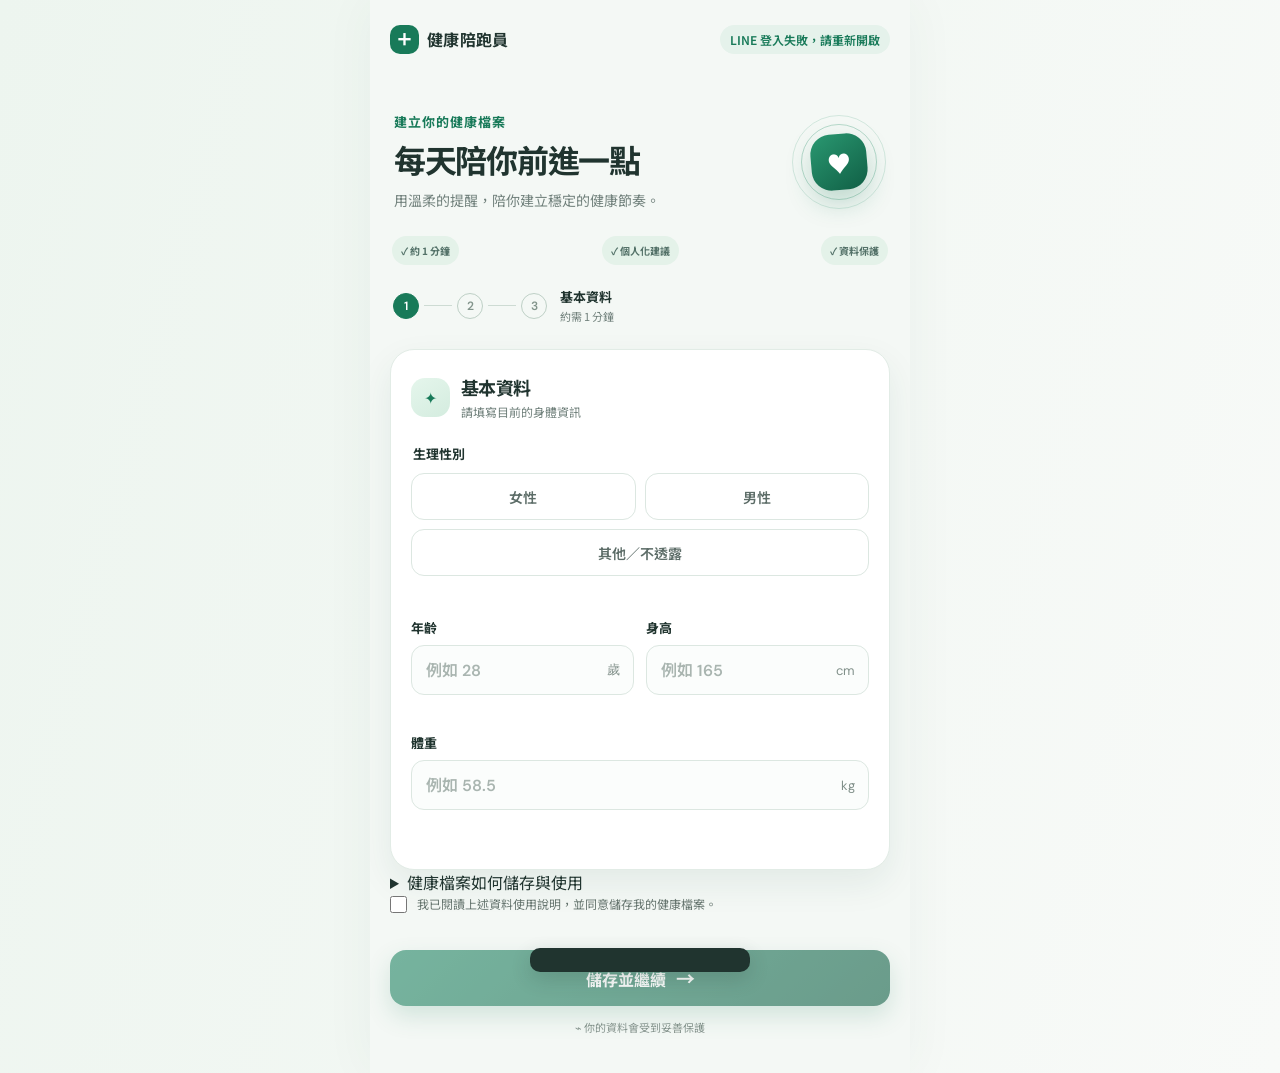
<file: index.html>
<!doctype html>
<html lang="zh-Hant">
  <head>
    <meta charset="UTF-8" />
    <meta name="viewport" content="width=device-width, initial-scale=1.0, viewport-fit=cover" />
    <meta name="theme-color" content="#F5F8F5" />
    <meta name="description" content="健康陪跑員：用溫柔的提醒，陪你建立穩定的飲食、睡眠與健康管理節奏。" />
    <title>健康檔案設定｜健康陪跑員</title>
    <link rel="preconnect" href="https://fonts.googleapis.com" />
    <link rel="preconnect" href="https://fonts.gstatic.com" crossorigin />
    <link href="https://fonts.googleapis.com/css2?family=DM+Sans:wght@400;500;600;700&family=Noto+Sans+TC:wght@400;500;600;700&display=swap" rel="stylesheet" />
    <link rel="stylesheet" href="style.css?v=20260901" />
    <script src="https://static.line-scdn.net/liff/edge/2/sdk.js"></script>
  </head>
  <body>
    <main class="app-shell">
      <header class="topbar">
        <a class="brand" href="#" aria-label="健康陪跑員首頁">
          <span class="brand-mark">＋</span>
          <span>健康陪跑員</span>
        </a>
        <span id="lineStatus" class="line-status">個人設定</span>
      </header>

      <section class="intro" aria-labelledby="pageTitle">
        <div class="hero-copy">
          <p class="eyebrow">建立你的健康檔案</p>
          <h1 id="pageTitle">每天陪你前進一點</h1>
          <p>用溫柔的提醒，陪你建立穩定的健康節奏。</p>
        </div>
        <div class="hero-visual" aria-hidden="true">
          <span class="hero-heart">♥</span>
          <span class="pulse-ring ring-one"></span>
          <span class="pulse-ring ring-two"></span>
        </div>
      </section>

      <div class="benefit-row" aria-label="服務特色">
        <span>✓ 約 1 分鐘</span>
        <span>✓ 個人化建議</span>
        <span>✓ 資料保護</span>
      </div>

      <section class="stepper" aria-label="設定進度">
        <span class="step active">1</span><span class="step-line"></span><span class="step">2</span><span class="step-line"></span><span class="step">3</span>
        <div><b>基本資料</b><span>約需 1 分鐘</span></div>
      </section>

      <form id="profileForm" novalidate>
        <section class="card" aria-labelledby="basicTitle">
          <div class="card-heading">
            <span class="icon-badge">✦</span>
            <div><h2 id="basicTitle">基本資料</h2><p>請填寫目前的身體資訊</p></div>
          </div>

          <fieldset>
            <legend>生理性別</legend>
            <div class="choice-grid two-col">
              <label class="choice"><input type="radio" name="gender" value="female" required /><span>女性</span></label>
              <label class="choice"><input type="radio" name="gender" value="male" /><span>男性</span></label>
              <label class="choice"><input type="radio" name="gender" value="other" /><span>其他／不透露</span></label>
            </div>
            <p class="error" data-error="gender"></p>
          </fieldset>

          <div class="field-row">
            <label class="field" for="age">年齡
              <div class="input-wrap"><input id="age" name="age" type="number" inputmode="numeric" min="1" max="120" placeholder="例如 28" required /><span>歲</span></div>
              <small class="error" data-error="age"></small>
            </label>
            <label class="field" for="height">身高
              <div class="input-wrap"><input id="height" name="height" type="number" inputmode="decimal" min="80" max="250" step="0.1" placeholder="例如 165" required /><span>cm</span></div>
              <small class="error" data-error="height"></small>
            </label>
          </div>

          <label class="field" for="weight">體重
            <div class="input-wrap"><input id="weight" name="weight" type="number" inputmode="decimal" min="20" max="400" step="0.1" placeholder="例如 58.5" required /><span>kg</span></div>
            <small class="error" data-error="weight"></small>
          </label>
        </section>

        <section id="bmiCard" class="bmi-card hidden" aria-live="polite">
          <div><span class="bmi-label">你的 BMI</span><strong id="bmiValue">--</strong></div>
          <div class="bmi-copy"><b id="bmiLabel">輸入身高與體重後計算</b><span id="bmiDescription">BMI 僅供初步健康評估參考</span><div class="bmi-scale"><i id="bmiMarker"></i></div></div>
        </section>

        <details id="profile-data-notice">
          <summary>健康檔案如何儲存與使用</summary>
          <p>健康陪跑員會將經 LINE 驗證的帳號識別碼、生理性別、年齡、身高、體重、由此計算的 BMI，以及同意與更新時間，存入 Supabase，用於建立與更新個人健康檔案。同一 LINE 帳號只保留一份最新的健康檔案。</p>
        </details>
        <label class="privacy"><input id="privacy" name="privacy" type="checkbox" required /><span>我已閱讀上述資料使用說明，並同意儲存我的健康檔案。</span></label>
        <p class="error privacy-error" data-error="privacy"></p>

        <button id="submitButton" class="submit-button" type="submit" disabled>儲存並繼續 <span>→</span></button>
        <p class="security-note">⌁ 你的資料會受到妥善保護</p>
      </form>
    </main>
    <div id="toast" class="toast" role="status"></div>
  <script src="app.js?v=20261108b"></script>
  </body>
</html>
</file>
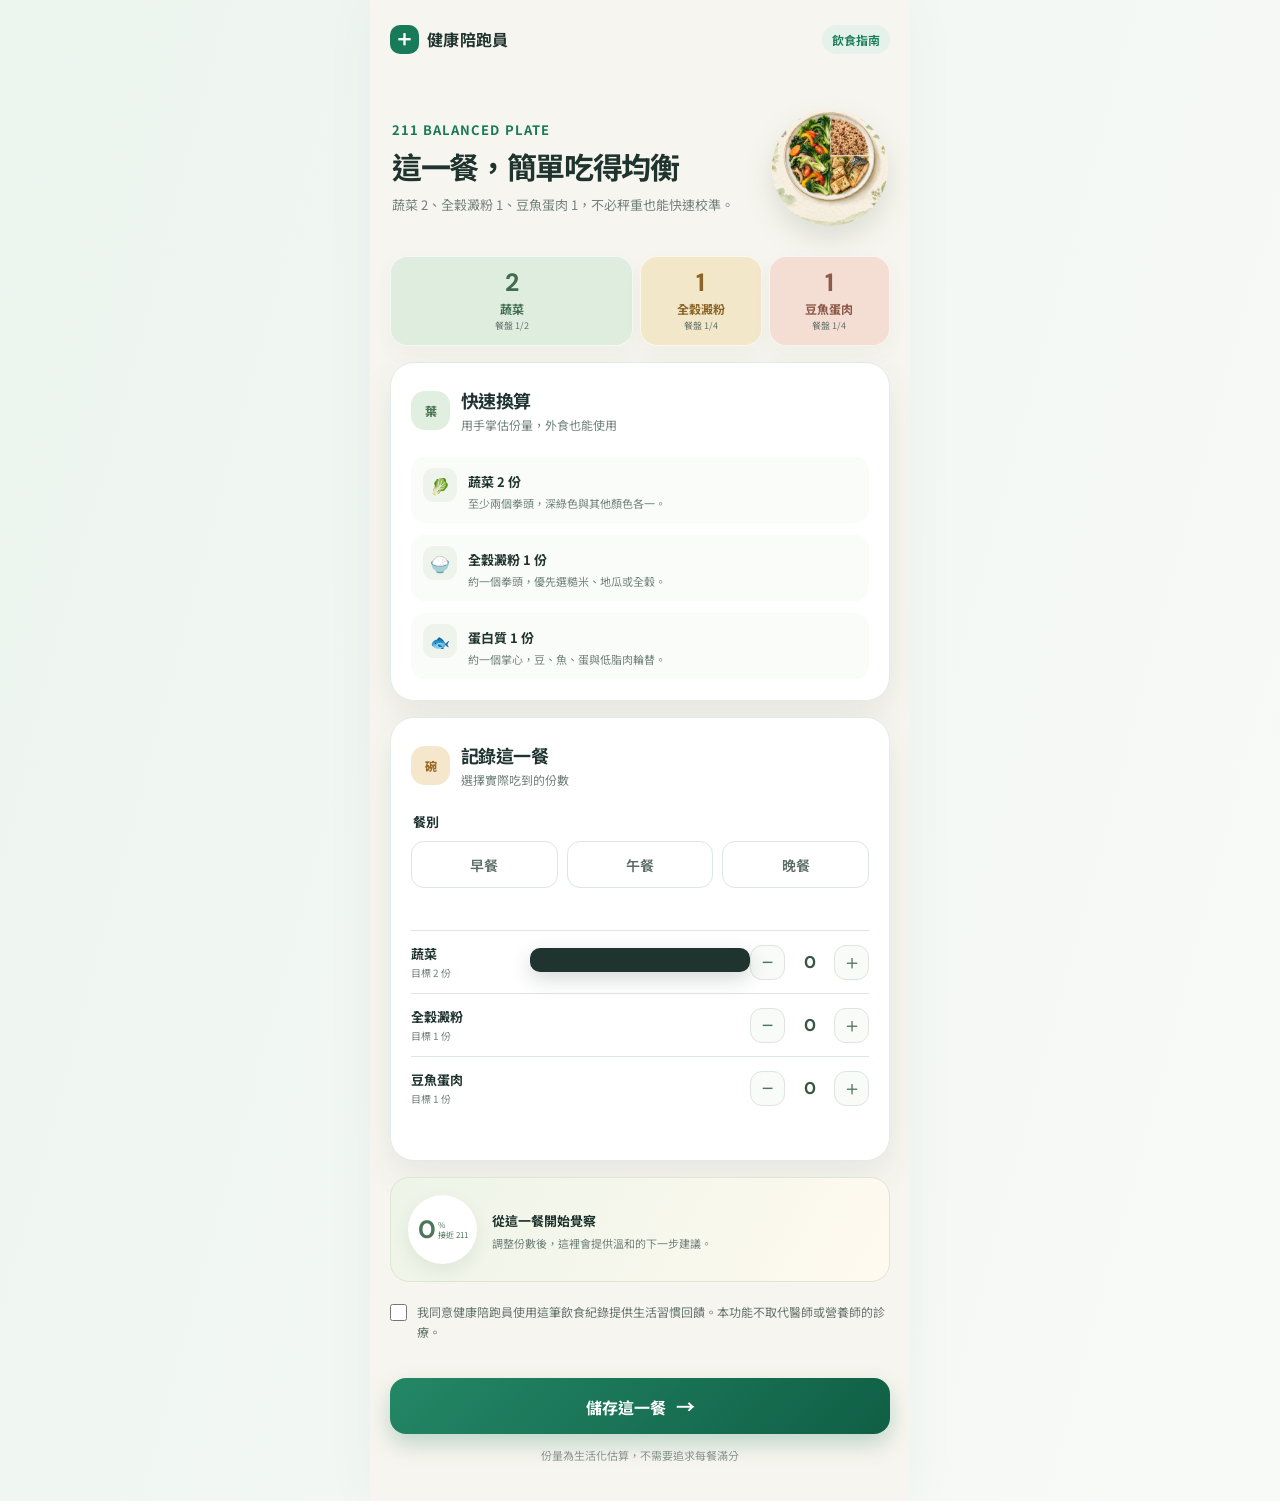
<file: nutrition.html>
<!doctype html>
<html lang="zh-Hant">
  <head>
    <meta charset="UTF-8" />
    <meta name="viewport" content="width=device-width, initial-scale=1.0, viewport-fit=cover" />
    <meta name="theme-color" content="#F7F5EF" />
    <meta name="description" content="健康陪跑員飲食指南：用 211 餐盤與低負擔紀錄，陪你建立可以持續的飲食節奏。" />
    <title>飲食指南｜健康陪跑員</title>
    <link rel="preconnect" href="https://fonts.googleapis.com" />
    <link rel="preconnect" href="https://fonts.gstatic.com" crossorigin />
    <link href="https://fonts.googleapis.com/css2?family=DM+Sans:wght@400;500;600;700&family=Noto+Sans+TC:wght@400;500;600;700&display=swap" rel="stylesheet" />
    <link rel="stylesheet" href="style.css?v=20260913" />
    <link rel="stylesheet" href="nutrition.css?v=20260913" />
    <script src="https://static.line-scdn.net/liff/edge/2/sdk.js"></script>
  </head>
  <body>
    <main class="app-shell nutrition-page">
      <header class="topbar">
        <a class="brand" href="index.html" aria-label="回到健康陪跑員首頁"><span class="brand-mark">＋</span><span>健康陪跑員</span></a>
        <span id="lineStatus" class="line-status">飲食指南</span>
      </header>

      <section class="nutrition-hero" aria-labelledby="pageTitle">
        <div>
          <p class="eyebrow">211 BALANCED PLATE</p>
          <h1 id="pageTitle">這一餐，簡單吃得均衡</h1>
          <p>蔬菜 2、全穀澱粉 1、豆魚蛋肉 1，不必秤重也能快速校準。</p>
        </div>
        <img src="assets/nutrition/211-plate-watercolor.jpg" alt="蔬菜二份、澱粉一份、蛋白質一份的211均衡餐盤" />
      </section>

      <section class="ratio-card" aria-label="211餐盤比例">
        <div class="ratio vegetable"><strong>2</strong><span>蔬菜</span><small>餐盤 1/2</small></div>
        <div class="ratio starch"><strong>1</strong><span>全穀澱粉</span><small>餐盤 1/4</small></div>
        <div class="ratio protein"><strong>1</strong><span>豆魚蛋肉</span><small>餐盤 1/4</small></div>
      </section>

      <section class="card guide-card" aria-labelledby="guideTitle">
        <div class="card-heading">
          <span class="icon-badge leaf-badge">葉</span>
          <div><h2 id="guideTitle">快速換算</h2><p>用手掌估份量，外食也能使用</p></div>
        </div>
        <div class="portion-list">
          <article><span>🥬</span><div><b>蔬菜 2 份</b><p>至少兩個拳頭，深綠色與其他顏色各一。</p></div></article>
          <article><span>🍚</span><div><b>全穀澱粉 1 份</b><p>約一個拳頭，優先選糙米、地瓜或全穀。</p></div></article>
          <article><span>🐟</span><div><b>蛋白質 1 份</b><p>約一個掌心，豆、魚、蛋與低脂肉輪替。</p></div></article>
        </div>
      </section>

      <form id="nutritionForm" novalidate>
        <section class="card meal-card" aria-labelledby="mealTitle">
          <div class="card-heading compact-heading">
            <span class="icon-badge bowl-badge">碗</span>
            <div><h2 id="mealTitle">記錄這一餐</h2><p>選擇實際吃到的份數</p></div>
          </div>

          <fieldset>
            <legend>餐別</legend>
            <div class="choice-grid three-col">
              <label class="choice"><input type="radio" name="mealType" value="breakfast" required /><span>早餐</span></label>
              <label class="choice"><input type="radio" name="mealType" value="lunch" /><span>午餐</span></label>
              <label class="choice"><input type="radio" name="mealType" value="dinner" /><span>晚餐</span></label>
            </div>
            <p class="error" data-error="mealType"></p>
          </fieldset>

          <div class="serving-control" data-name="vegetables">
            <div><b>蔬菜</b><span>目標 2 份</span></div>
            <div class="counter-control"><button type="button" data-step="-0.5" aria-label="減少蔬菜份數">−</button><output>0</output><button type="button" data-step="0.5" aria-label="增加蔬菜份數">＋</button></div>
          </div>
          <div class="serving-control" data-name="starch">
            <div><b>全穀澱粉</b><span>目標 1 份</span></div>
            <div class="counter-control"><button type="button" data-step="-0.5" aria-label="減少澱粉份數">−</button><output>0</output><button type="button" data-step="0.5" aria-label="增加澱粉份數">＋</button></div>
          </div>
          <div class="serving-control" data-name="protein">
            <div><b>豆魚蛋肉</b><span>目標 1 份</span></div>
            <div class="counter-control"><button type="button" data-step="-0.5" aria-label="減少蛋白質份數">−</button><output>0</output><button type="button" data-step="0.5" aria-label="增加蛋白質份數">＋</button></div>
          </div>
          <p class="error" data-error="servings"></p>
        </section>

        <section id="feedbackCard" class="feedback-card" aria-live="polite">
          <div class="feedback-score"><strong id="balanceScore">0</strong><span>%<br />接近 211</span></div>
          <div><b id="feedbackTitle">從這一餐開始覺察</b><p id="feedbackText">調整份數後，這裡會提供溫和的下一步建議。</p></div>
        </section>

        <label class="privacy"><input id="privacy" name="privacy" type="checkbox" required /><span>我同意健康陪跑員使用這筆飲食紀錄提供生活習慣回饋。本功能不取代醫師或營養師的診療。</span></label>
        <p class="error privacy-error" data-error="privacy"></p>
        <button id="submitButton" class="submit-button" type="submit">儲存這一餐 <span>→</span></button>
        <p class="security-note">份量為生活化估算，不需要追求每餐滿分</p>
      </form>
    </main>
    <div id="toast" class="toast" role="status"></div>
    <script src="nutrition.js?v=20260913"></script>
  </body>
</html>
</file>
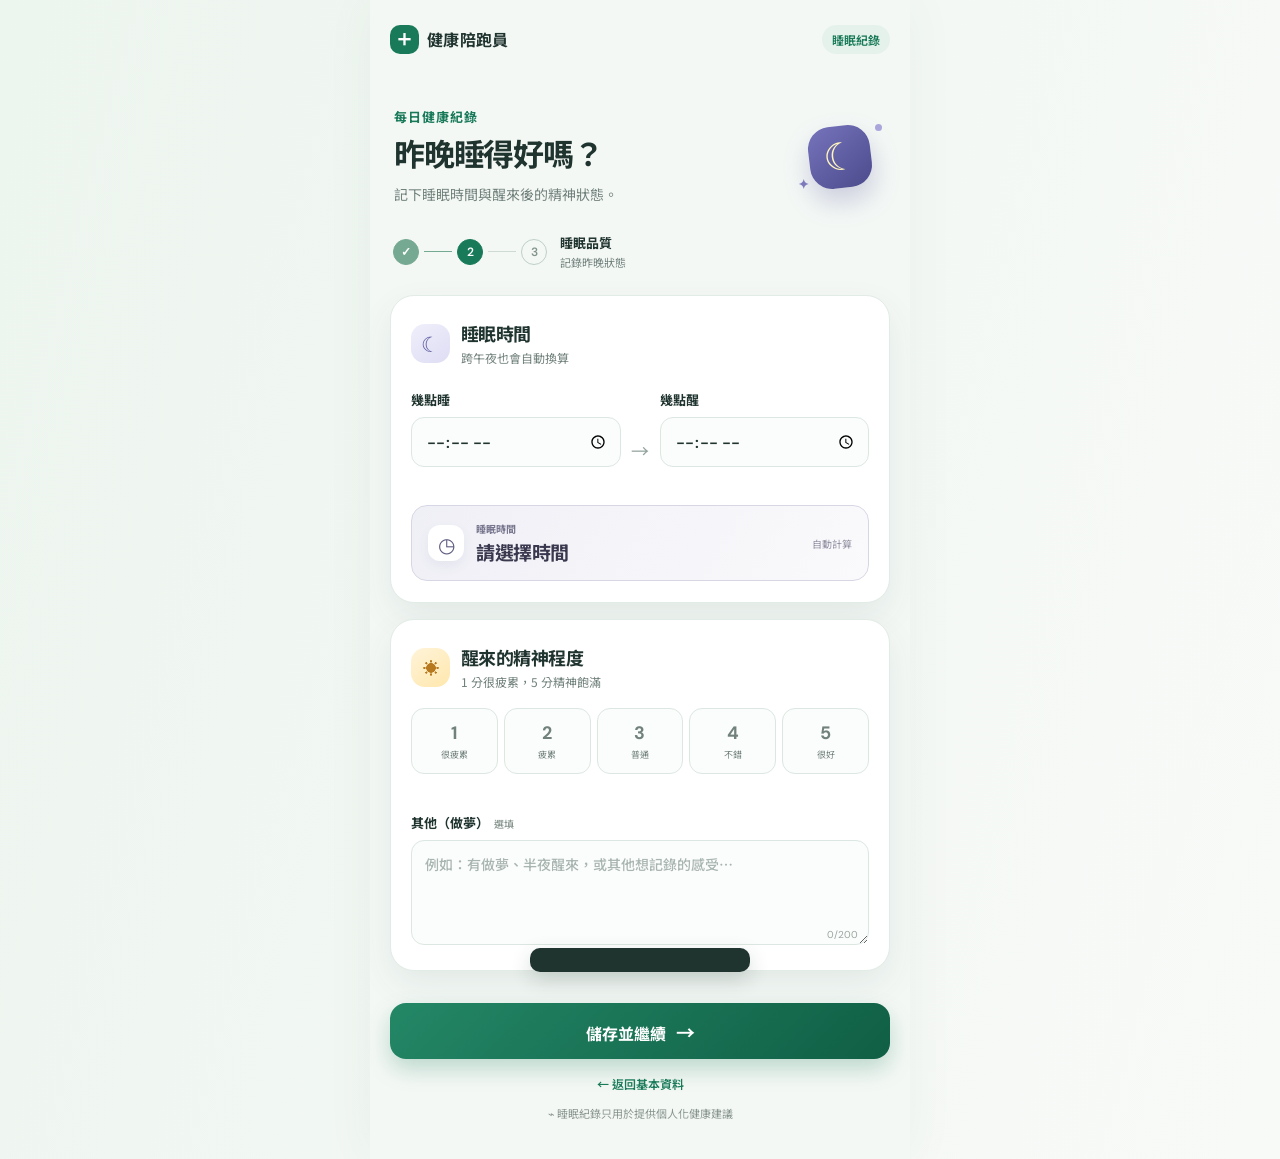
<file: sleep.html>
<!doctype html>
<html lang="zh-Hant">
  <head>
    <meta charset="UTF-8" />
    <meta name="viewport" content="width=device-width, initial-scale=1.0, viewport-fit=cover" />
    <meta name="theme-color" content="#F5F8F5" />
    <meta name="description" content="健康陪跑員睡眠管理：用溫柔的提醒，陪你記錄睡眠並建立穩定的休息節奏。" />
    <title>睡眠品質｜健康陪跑員</title>
    <link rel="preconnect" href="https://fonts.googleapis.com" />
    <link rel="preconnect" href="https://fonts.gstatic.com" crossorigin />
    <link href="https://fonts.googleapis.com/css2?family=DM+Sans:wght@400;500;600;700&family=Noto+Sans+TC:wght@400;500;600;700&display=swap" rel="stylesheet" />
    <link rel="stylesheet" href="style.css?v=20260901" />
    <link rel="stylesheet" href="sleep.css?v=20260901" />
    <script src="https://static.line-scdn.net/liff/edge/2/sdk.js"></script>
  </head>
  <body>
    <main class="app-shell sleep-page">
      <header class="topbar">
        <a class="brand" href="index.html" aria-label="回到健康陪跑員首頁">
          <span class="brand-mark">＋</span><span>健康陪跑員</span>
        </a>
        <span id="lineStatus" class="line-status">睡眠紀錄</span>
      </header>

      <section class="sleep-intro" aria-labelledby="pageTitle">
        <div>
          <p class="eyebrow">每日健康紀錄</p>
          <h1 id="pageTitle">昨晚睡得好嗎？</h1>
          <p>記下睡眠時間與醒來後的精神狀態。</p>
        </div>
        <div class="moon-visual" aria-hidden="true"><span>☾</span><i></i><b>✦</b></div>
      </section>

      <section class="stepper" aria-label="設定進度">
        <span class="step done">✓</span><span class="step-line done-line"></span><span class="step active">2</span><span class="step-line"></span><span class="step">3</span>
        <div><b>睡眠品質</b><span>記錄昨晚狀態</span></div>
      </section>

      <form id="sleepForm" novalidate>
        <section class="card sleep-card" aria-labelledby="sleepTitle">
          <div class="card-heading">
            <span class="icon-badge moon-badge">☾</span>
            <div><h2 id="sleepTitle">睡眠時間</h2><p>跨午夜也會自動換算</p></div>
          </div>

          <div class="time-row">
            <label class="field" for="bedTime">幾點睡
              <div class="input-wrap time-input"><input id="bedTime" name="bedTime" type="time" required /></div>
              <small class="error" data-error="bedTime"></small>
            </label>
            <span class="time-arrow" aria-hidden="true">→</span>
            <label class="field" for="wakeTime">幾點醒
              <div class="input-wrap time-input"><input id="wakeTime" name="wakeTime" type="time" required /></div>
              <small class="error" data-error="wakeTime"></small>
            </label>
          </div>

          <section id="durationCard" class="duration-card empty" aria-live="polite">
            <span class="duration-icon">◷</span>
            <div><small>睡眠時間</small><strong id="durationText">請選擇時間</strong></div>
            <span id="durationHint">自動計算</span>
          </section>
        </section>

        <section class="card energy-card" aria-labelledby="energyTitle">
          <div class="card-heading compact-heading">
            <span class="icon-badge energy-badge">☀</span>
            <div><h2 id="energyTitle">醒來的精神程度</h2><p>1 分很疲累，5 分精神飽滿</p></div>
          </div>
          <fieldset class="energy-fieldset">
            <legend class="sr-only">精神程度 1 到 5 分</legend>
            <div class="energy-scale">
              <label><input type="radio" name="energyLevel" value="1" required /><span><b>1</b><small>很疲累</small></span></label>
              <label><input type="radio" name="energyLevel" value="2" /><span><b>2</b><small>疲累</small></span></label>
              <label><input type="radio" name="energyLevel" value="3" /><span><b>3</b><small>普通</small></span></label>
              <label><input type="radio" name="energyLevel" value="4" /><span><b>4</b><small>不錯</small></span></label>
              <label><input type="radio" name="energyLevel" value="5" /><span><b>5</b><small>很好</small></span></label>
            </div>
            <p class="error" data-error="energyLevel"></p>
          </fieldset>

          <label class="field dream-field" for="dreamNote">其他（做夢）<span class="optional">選填</span>
            <textarea id="dreamNote" name="dreamNote" rows="3" maxlength="200" placeholder="例如：有做夢、半夜醒來，或其他想記錄的感受…"></textarea>
            <small class="counter"><span id="dreamCount">0</span>/200</small>
          </label>
        </section>

        <button id="submitButton" class="submit-button" type="submit">儲存並繼續 <span>→</span></button>
        <a class="back-link" href="index.html">← 返回基本資料</a>
        <p class="security-note">⌁ 睡眠紀錄只用於提供個人化健康建議</p>
      </form>
    </main>
    <div id="toast" class="toast" role="status"></div>
    <script src="sleep.js?v=20260901b"></script>
  </body>
</html>
</file>
<file: style.css>
:root { --ink:#20342f; --muted:#71817c; --line:#dce7e1; --mint:#dff0e6; --green:#287a5d; --cream:#f5f8f5; --coral:#c95950; }
* { box-sizing:border-box; } body { margin:0; color:var(--ink); background:var(--cream); font-family:"Noto Sans TC","DM Sans",sans-serif; }
.app-shell { width:min(100%, 540px); min-height:100vh; margin:auto; padding:env(safe-area-inset-top, 0) 20px calc(32px + env(safe-area-inset-bottom, 0)); }
.topbar { height:78px; display:flex; align-items:center; justify-content:space-between; } .brand { color:var(--ink); text-decoration:none; font-weight:700; letter-spacing:.02em; display:flex; align-items:center; gap:8px; }.brand-mark { width:29px; height:29px; border-radius:10px; background:var(--green); color:#fff; display:grid; place-items:center; font-size:22px; line-height:1; font-family:Arial; }.line-status { border-radius:99px; padding:6px 10px; background:#e5f2eb; color:var(--green); font-size:12px; font-weight:600; }
.intro { padding:27px 4px 25px; }.eyebrow { margin:0 0 8px; color:var(--green); font-size:13px; font-weight:700; letter-spacing:.08em; }.intro h1 { margin:0; font-size:32px; line-height:1.25; letter-spacing:-.04em; }.intro p:not(.eyebrow) { color:var(--muted); margin:10px 0 0; font-size:15px; }
.stepper { display:grid; grid-template-columns:26px 28px 26px 28px 26px 1fr; align-items:center; column-gap:5px; margin:0 3px 25px; }.step { width:26px;height:26px;border:1px solid #bed0c6;border-radius:50%; display:grid;place-items:center;color:#82948b;font:600 12px "DM Sans"; }.step.active { color:#fff; background:var(--green); border-color:var(--green); }.step-line { height:1px; background:#cddbd3; }.stepper div { margin-left:8px; display:grid; gap:2px; }.stepper b { font-size:13px; }.stepper div span { font-size:11px;color:var(--muted); }
.card { padding:23px 19px 20px; background:#fff; border:1px solid var(--line); box-shadow:0 8px 25px rgba(41,76,62,.05); border-radius:22px; }.card-heading { display:flex; align-items:center; gap:11px; margin-bottom:24px; }.icon-badge { width:37px;height:37px;border-radius:13px;display:grid;place-items:center;background:var(--mint);color:var(--green); }.card h2 { margin:0;font-size:18px;letter-spacing:-.03em; }.card-heading p { margin:3px 0 0;font-size:12px;color:var(--muted); }
fieldset { margin:0 0 22px;padding:0;border:0; } legend,.field { font-size:13px;font-weight:700; }.choice-grid { display:grid; gap:9px; margin-top:10px; }.two-col { grid-template-columns:1fr 1fr; }.choice:last-child { grid-column:span 2; }.choice input { position:absolute; opacity:0; }.choice span { min-height:45px; border:1px solid var(--line);border-radius:11px;display:grid;place-items:center;font-size:14px;font-weight:500;color:#5d6d68; cursor:pointer; }.choice input:checked + span { border-color:var(--green);background:#edf8f1;color:var(--green);box-shadow:inset 0 0 0 1px var(--green); }.field-row { display:grid;grid-template-columns:1fr 1fr;gap:12px; }.field { display:block;margin:0 0 18px; }.input-wrap { margin-top:8px; height:48px; display:flex;align-items:center;border:1px solid var(--line);border-radius:11px;background:#fff;transition:.2s; }.input-wrap:focus-within { border-color:var(--green); box-shadow:0 0 0 3px #e1f2e8; }.input-wrap input { width:100%;height:100%;border:0;outline:0;background:transparent;padding:0 8px 0 13px;font:500 15px "DM Sans","Noto Sans TC";color:var(--ink);min-width:0; }.input-wrap input::placeholder { color:#a9b5b0; }.input-wrap span { padding-right:13px;color:#81908a;font:13px "DM Sans"; }.error { min-height:15px;display:block;margin:5px 0 0;color:var(--coral);font-size:11px; }.invalid .input-wrap { border-color:var(--coral); }
.bmi-card { margin:16px 0 20px;padding:17px 18px;border:1px solid #c6e3d2;border-radius:17px;background:linear-gradient(110deg,#e4f5eb,#f5fbf6);display:flex;align-items:center;gap:17px; }.bmi-card.hidden { display:none; }.bmi-label { display:block;font-size:11px;font-weight:700;color:var(--green); }.bmi-card strong { font:700 31px/1 "DM Sans";letter-spacing:-.06em;color:var(--green); }.bmi-copy { display:grid;gap:3px;border-left:1px solid #bdd8c8;padding-left:17px; }.bmi-copy b { font-size:13px; }.bmi-copy span { font-size:11px;color:#65786e; }
.privacy { display:flex;gap:10px;align-items:flex-start;color:#65746e;font-size:12px;line-height:1.65;cursor:pointer; }.privacy input { width:17px;height:17px;flex:none;margin:2px 0 0;accent-color:var(--green); }.privacy a { color:var(--green);font-weight:600; }.privacy-error { margin-left:27px; }.submit-button { width:100%;height:54px;margin-top:16px;border:0;border-radius:14px;background:var(--green);color:white;font:700 16px "Noto Sans TC";box-shadow:0 8px 16px rgba(40,122,93,.2);cursor:pointer; }.submit-button:disabled { opacity:.6; }.submit-button span { margin-left:6px;font-size:19px; }.security-note { text-align:center;color:#88958f;font-size:11px;margin:13px 0 0; }.toast { position:fixed;left:50%;bottom:28px;transform:translate(-50%, 100px);transition:.3s;min-width:220px;padding:12px 16px;border-radius:10px;color:white;background:#20342f;text-align:center;font-size:13px;box-shadow:0 7px 20px #20342f30; }.toast.show { transform:translate(-50%, 0); }
@media (min-width:600px) { body { background:linear-gradient(105deg,#edf5ef,#f8faf8); }.app-shell { background:var(--cream);box-shadow:0 0 50px #234d3a0c; } }

/* Polished mobile LIFF presentation */
:root { --green:#187a59; --green-dark:#105f45; --cream:#f4f8f5; }
.app-shell { position:relative;overflow:hidden;padding-bottom:calc(38px + env(safe-area-inset-bottom, 0)); }
.app-shell::before { content:"";position:absolute;z-index:-1;width:290px;height:290px;top:-185px;right:-130px;border-radius:50%;background:#d9efe3; }
.intro { min-height:158px;padding:25px 4px 15px;display:flex;align-items:center;justify-content:space-between;gap:10px; }
.hero-copy { min-width:0; }
.intro p:not(.eyebrow) { max-width:290px;font-size:14px;line-height:1.7; }
.hero-visual { position:relative;flex:0 0 94px;width:94px;height:94px;display:grid;place-items:center; }
.hero-heart { position:relative;z-index:2;width:56px;height:56px;border-radius:20px;display:grid;place-items:center;background:linear-gradient(145deg,#2a9871,var(--green-dark));color:#fff;font-size:24px;box-shadow:0 12px 26px #187a5940;transform:rotate(-5deg); }
.pulse-ring { position:absolute;border:1px solid #58a98a66;border-radius:50%; }
.ring-one { width:76px;height:76px; }.ring-two { width:94px;height:94px;opacity:.55; }
.benefit-row { display:flex;justify-content:space-between;gap:6px;margin:0 2px 22px; }
.benefit-row span { color:#537168;background:#e4f2e9;border-radius:99px;padding:7px 9px;font-size:10px;font-weight:700;white-space:nowrap; }
.card { padding:24px 20px 21px;border-color:#e2ece6;border-radius:24px;box-shadow:0 14px 35px rgba(29,81,61,.08); }
.icon-badge { width:39px;height:39px;border-radius:14px;background:linear-gradient(145deg,#e5f6ec,#d4ecdf); }
.choice span { min-height:47px;border-radius:13px;font-weight:600;transition:.18s ease; }
.choice input:checked + span { box-shadow:inset 0 0 0 1px var(--green),0 5px 12px #187a5914; }
.input-wrap { height:50px;border-radius:13px;background:#fbfdfc; }
.input-wrap:focus-within { background:#fff;box-shadow:0 0 0 4px #dff2e7; }
.input-wrap input { padding-left:14px;font-size:16px;font-weight:600; }
.bmi-card { padding:18px;border-radius:19px;background:linear-gradient(120deg,#def3e7,#f8fcf9);box-shadow:0 8px 20px #187a5910; }
.bmi-copy { flex:1; }
.bmi-scale { position:relative;height:5px;margin-top:6px;border-radius:10px;background:linear-gradient(90deg,#69aee0 0 22%,#4bbd85 22% 52%,#f3bc55 52% 70%,#de6f63 70%); }
.bmi-scale i { position:absolute;width:9px;height:9px;border:2px solid #fff;border-radius:50%;background:#20342f;top:50%;left:50%;transform:translate(-50%,-50%);box-shadow:0 1px 4px #0004;transition:left .3s; }
.submit-button { height:56px;border-radius:16px;background:linear-gradient(135deg,#238766,var(--green-dark));box-shadow:0 10px 22px rgba(24,122,89,.25);transition:.2s; }
.submit-button:active { transform:translateY(1px);box-shadow:0 5px 12px rgba(24,122,89,.2); }
@media (max-width:380px) { .hero-visual { flex-basis:76px;transform:scale(.85); }.benefit-row span { font-size:9px;padding:6px 7px; }.intro h1 { font-size:29px; } }
</file>
<file: nutrition.css>
.nutrition-page { --sand:#f7f5ef;--sage:#718d6e;--leaf:#4f765a;--gold:#d79b48;background:var(--sand); }
.nutrition-page::before { width:320px;height:320px;top:-215px;right:-150px;background:#e8eadb; }
.nutrition-hero { min-height:178px;padding:22px 2px 20px;display:flex;align-items:center;gap:12px; }
.nutrition-hero > div { flex:1;min-width:0; }
.nutrition-hero h1 { margin:0;font-size:30px;line-height:1.28;letter-spacing:-.045em; }
.nutrition-hero p:not(.eyebrow) { margin:9px 0 0;color:var(--muted);font-size:13px;line-height:1.7; }
.nutrition-hero img { flex:0 0 116px;width:116px;height:116px;object-fit:cover;border-radius:50%;box-shadow:0 12px 28px #54705b2b; }
.ratio-card { display:grid;grid-template-columns:2fr 1fr 1fr;gap:7px;margin-bottom:16px; }
.ratio { min-height:90px;padding:12px 8px;border-radius:17px;display:flex;flex-direction:column;align-items:center;justify-content:center;text-align:center;border:1px solid #ffffffaa;box-shadow:0 8px 20px #4057440c; }
.ratio strong { font:700 25px/1 "DM Sans"; }.ratio span { margin-top:5px;font-size:12px;font-weight:700; }.ratio small { margin-top:2px;font-size:9px;color:#65736b; }
.vegetable { background:#dfeddf;color:#426c4f; }.starch { background:#f3e7c9;color:#8b642a; }.protein { background:#f4ddd2;color:#8d5949; }
.guide-card,.meal-card { margin-bottom:16px; }.leaf-badge { background:#e1efe0;color:#4e7657;font-size:12px;font-weight:800; }.bowl-badge { background:#f5e7cb;color:#9a6824;font-size:12px;font-weight:800; }
.portion-list { display:grid;gap:12px; }.portion-list article { display:flex;align-items:flex-start;gap:11px;padding:11px 12px;border-radius:14px;background:#fafcf9; }.portion-list article > span { width:34px;height:34px;border-radius:11px;background:#eef4eb;display:grid;place-items:center; }.portion-list b { font-size:13px; }.portion-list p { margin:3px 0 0;color:var(--muted);font-size:11px;line-height:1.55; }
.three-col { grid-template-columns:repeat(3,1fr); }.three-col .choice:last-child { grid-column:auto; }
.serving-control { display:flex;align-items:center;justify-content:space-between;padding:13px 0;border-top:1px solid var(--line); }.serving-control > div:first-child { display:grid;gap:2px; }.serving-control b { font-size:13px; }.serving-control span { color:var(--muted);font-size:10px; }
.counter-control { display:flex;align-items:center;gap:10px; }.counter-control button { width:35px;height:35px;border:1px solid #dbe6dc;border-radius:12px;background:#f8fbf8;color:var(--leaf);font-size:20px;cursor:pointer; }.counter-control button:active { transform:scale(.96); }.counter-control output { min-width:29px;text-align:center;color:#365542;font:700 17px "DM Sans"; }
.feedback-card { display:flex;align-items:center;gap:15px;margin:0 0 20px;padding:17px;border:1px solid #dfe6d5;border-radius:19px;background:linear-gradient(120deg,#edf4e8,#fffaf0); }.feedback-score { flex:0 0 69px;height:69px;border-radius:50%;display:flex;align-items:center;justify-content:center;background:#fff;color:var(--leaf);box-shadow:0 7px 18px #42624718; }.feedback-score strong { font:700 25px/1 "DM Sans"; }.feedback-score span { margin-left:2px;font-size:8px;line-height:1.15; }.feedback-card > div:last-child { flex:1; }.feedback-card b { font-size:13px; }.feedback-card p { margin:4px 0 0;color:var(--muted);font-size:11px;line-height:1.55; }
@media (max-width:380px) { .nutrition-hero h1 { font-size:27px; }.nutrition-hero img { flex-basis:96px;width:96px;height:96px; }.ratio { padding-inline:5px; }.ratio span { font-size:11px; } }
</file>
<file: sleep.css>
.sleep-page::before { background:#e5e4f7; }
.sleep-intro { min-height:155px;padding:22px 4px 20px;display:flex;align-items:center;justify-content:space-between;gap:14px; }
.sleep-intro h1 { margin:0;font-size:31px;line-height:1.25;letter-spacing:-.04em; }
.sleep-intro p:not(.eyebrow) { margin:10px 0 0;color:var(--muted);font-size:14px;line-height:1.65; }
.moon-visual { position:relative;flex:0 0 92px;width:92px;height:92px;display:grid;place-items:center; }
.moon-visual span { width:62px;height:62px;border-radius:22px;display:grid;place-items:center;background:linear-gradient(145deg,#7673bb,#4c4b8d);color:#fff5bd;font:38px/1 Georgia;box-shadow:0 13px 27px #55529b42;transform:rotate(-7deg); }
.moon-visual i,.moon-visual b { position:absolute;color:#7d79bd;font-style:normal; }
.moon-visual i { width:7px;height:7px;right:4px;top:13px;border-radius:50%;background:#aaa6dc; }
.moon-visual b { left:4px;bottom:10px;font-size:13px; }
.step.done { color:#fff;background:#75a991;border-color:#75a991; }
.step-line.done-line { background:#75a991; }
.sleep-card,.energy-card { margin-bottom:16px; }
.moon-badge { color:#5f5b9e;background:linear-gradient(145deg,#efeffb,#deddf4);font-size:21px; }
.time-row { display:grid;grid-template-columns:1fr 25px 1fr;align-items:center;gap:7px; }
.time-arrow { margin-top:4px;color:#91a19b;text-align:center;font-size:18px; }
.time-input input { padding-right:10px;color:var(--ink); }
.duration-card { display:flex;align-items:center;gap:12px;padding:15px 16px;border:1px solid #d7d5ef;border-radius:16px;background:linear-gradient(120deg,#efeffb,#fafafe); }
.duration-card.empty { filter:saturate(.55); }
.duration-icon { width:36px;height:36px;border-radius:12px;background:#fff;color:#5e5a9b;display:grid;place-items:center;font-size:20px;box-shadow:0 5px 12px #55529b12; }
.duration-card div { display:grid;gap:2px;flex:1; }
.duration-card small { color:#7774a0;font-size:10px;font-weight:700; }
.duration-card strong { color:#39375f;font-size:19px;letter-spacing:-.02em; }
.duration-card > span:last-child { color:#8f8cad;font-size:10px; }
.compact-heading { margin-bottom:18px; }
.energy-badge { color:#b77920;background:linear-gradient(145deg,#fff4d9,#ffe7ad); }
.energy-fieldset { margin-bottom:19px; }
.energy-scale { display:grid;grid-template-columns:repeat(5,1fr);gap:6px; }
.energy-scale input { position:absolute;opacity:0; }
.energy-scale span { min-height:66px;border:1px solid var(--line);border-radius:13px;display:flex;flex-direction:column;align-items:center;justify-content:center;gap:3px;color:#71817c;background:#fbfdfc;cursor:pointer;transition:.18s; }
.energy-scale b { font:700 18px "DM Sans"; }
.energy-scale small { font-size:9px;white-space:nowrap; }
.energy-scale input:checked + span { border-color:var(--green);background:#eaf6ef;color:var(--green);box-shadow:inset 0 0 0 1px var(--green),0 5px 12px #187a5914;transform:translateY(-2px); }
.dream-field { position:relative;margin-bottom:0; }
.optional { margin-left:5px;color:#899690;font-size:10px;font-weight:500; }
.dream-field textarea { width:100%;margin-top:8px;padding:12px 13px 24px;border:1px solid var(--line);border-radius:13px;outline:0;resize:vertical;background:#fbfdfc;color:var(--ink);font:500 14px/1.6 "Noto Sans TC";transition:.2s; }
.dream-field textarea:focus { border-color:var(--green);background:#fff;box-shadow:0 0 0 4px #dff2e7; }
.dream-field textarea::placeholder { color:#a9b5b0; }
.counter { position:absolute;right:11px;bottom:8px;color:#9aa69f;font:10px "DM Sans"; }
.back-link { display:block;margin:16px auto 0;text-align:center;color:var(--green);font-size:12px;font-weight:600;text-decoration:none; }
.sr-only { position:absolute;width:1px;height:1px;padding:0;margin:-1px;overflow:hidden;clip:rect(0,0,0,0);white-space:nowrap;border:0; }
@media (max-width:380px) { .sleep-intro h1 { font-size:28px; }.moon-visual { flex-basis:74px;transform:scale(.84); }.time-row { grid-template-columns:1fr 18px 1fr;gap:4px; }.energy-scale { gap:4px; }.energy-scale small { font-size:8px; } }
</file>
